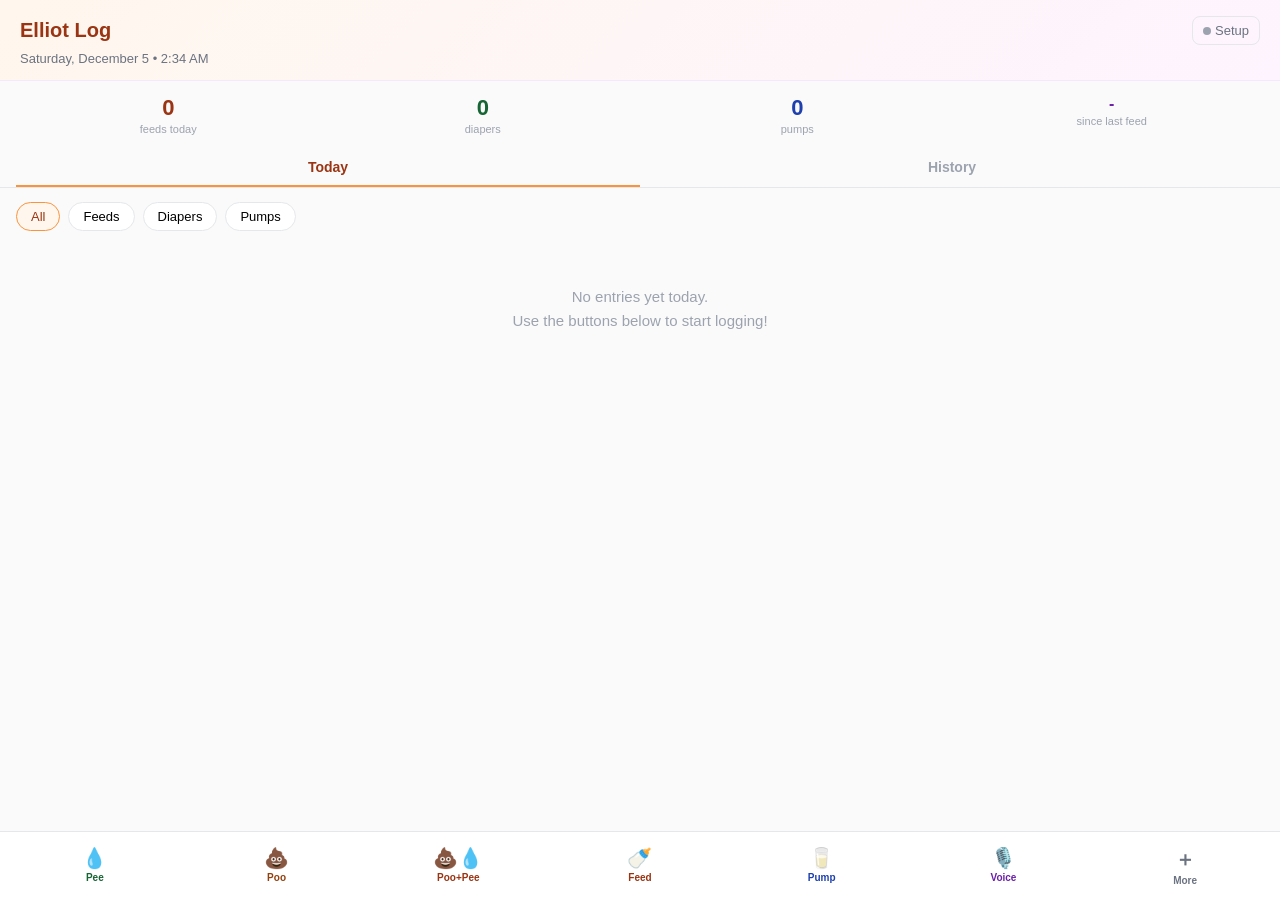
<file: index.html>
<!DOCTYPE html>
<html lang="en">
<head>
<meta charset="UTF-8">
<meta name="viewport" content="width=device-width, initial-scale=1.0, user-scalable=no, viewport-fit=cover">
<meta name="apple-mobile-web-app-capable" content="yes">
<meta name="apple-mobile-web-app-status-bar-style" content="default">
<meta name="apple-mobile-web-app-title" content="Elliot Log">
<link rel="manifest" href="manifest.json">
<meta name="theme-color" content="#FB923C">
<title>Elliot Log</title>
<link rel="stylesheet" href="style.css">
</head>
<body>

<div class="header">
  <div class="header-row">
    <h1>Elliot Log</h1>
    <button class="setup-btn" data-action="show-setup"><span class="sync-dot" id="syncDot"></span>Setup</button>
  </div>
  <div class="header-time" id="headerTime"></div>
</div>

<div class="stats-bar">
  <div class="stat"><div class="stat-val feed" id="statFeeds">-</div><div class="stat-label">feeds today</div></div>
  <div class="stat"><div class="stat-val diaper" id="statDiapers">-</div><div class="stat-label">diapers</div></div>
  <div class="stat"><div class="stat-val pump" id="statPumps">-</div><div class="stat-label">pumps</div></div>
  <div class="stat"><div class="stat-val time-since" id="statLastFeed">-</div><div class="stat-label">since last feed</div></div>
</div>

<div class="tabs">
  <button class="tab active" data-view="today" data-action="switch-tab">Today</button>
  <button class="tab" data-view="history" data-action="switch-tab">History</button>
</div>

<div class="content">
  <div class="view active" id="todayView">
    <div id="autoAddBanner"></div>
    <div class="filter-bar">
      <button class="filter-pill active" data-action="set-filter" data-filter="all">All</button>
      <button class="filter-pill" data-action="set-filter" data-filter="Feed">Feeds</button>
      <button class="filter-pill" data-action="set-filter" data-filter="Diaper">Diapers</button>
      <button class="filter-pill" data-action="set-filter" data-filter="Pump">Pumps</button>
    </div>
    <div id="todayEntries"></div>
  </div>
  <div class="view" id="historyView">
    <div id="historyEntries"></div>
  </div>
</div>

<div class="bottom-wrap">
  <div id="toast" style="display:none;background:var(--gray-900);color:white;padding:10px 24px;font-size:14px;font-weight:600;text-align:center;width:100%"></div>
  <div class="bottom-bar">
    <button class="bot-btn pee" data-action="quick-diaper" data-diaper="Pee diaper"><span class="bot-icon">💧</span>Pee</button>
    <button class="bot-btn poo" data-action="quick-diaper" data-diaper="Poo diaper"><span class="bot-icon">💩</span>Poo</button>
    <button class="bot-btn poopee" data-action="quick-diaper" data-diaper="Pee & poo diaper"><span class="bot-icon">💩💧</span>Poo+Pee</button>
    <button class="bot-btn feed" data-action="show-feed-form"><span class="bot-icon">🍼</span>Feed</button>
    <button class="bot-btn pump" data-action="show-pump-form"><span class="bot-icon">🥛</span>Pump</button>
    <button class="bot-btn voice" id="voiceBtn" data-action="start-voice"><span class="bot-icon">🎙️</span>Voice</button>
    <button class="bot-btn more" data-action="show-more-menu"><span class="bot-icon">＋</span>More</button>
  </div>
</div>

<!-- Voice Overlay -->
<div class="voice-overlay" id="voiceOverlay">
  <div class="voice-box">
    <div class="voice-mic" id="voiceMic">🎙️</div>
    <div class="voice-status" id="voiceStatus">Listening...</div>
    <div class="voice-transcript" id="voiceTranscript"></div>
    <div class="voice-parsed" id="voiceParsed">
      <div class="vp-type" id="vpType"></div>
      <div class="vp-details" id="vpDetails"></div>
    </div>
    <div class="voice-btns" id="voiceBtns">
      <button class="voice-btn cancel" data-action="cancel-voice">Cancel</button>
    </div>
  </div>
</div>

<!-- Feed Modal -->
<div class="modal-overlay" id="feedModal">
  <div class="modal">
    <h2>Log Feed</h2>
    <div class="form-row"><label>Time</label><input type="time" id="fTime"></div>
    <div class="form-row">
      <label>Side</label>
      <div class="pill-group">
        <button class="pill" data-action="pick-pill" data-group="fSide">L</button>
        <button class="pill" data-action="pick-pill" data-group="fSide">R</button>
        <button class="pill" data-action="pick-pill" data-group="fSide">L→R</button>
        <button class="pill" data-action="pick-pill" data-group="fSide">R→L</button>
        <button class="pill" data-action="pick-pill" data-group="fSide">LRL</button>
        <button class="pill" data-action="pick-pill" data-group="fSide">RLR</button>
      </div>
    </div>
    <div class="form-row">
      <label>Nipple Shield</label>
      <div class="pill-group">
        <button class="pill shield" data-action="pick-pill" data-group="fShield">None</button>
        <button class="pill shield" data-action="pick-pill" data-group="fShield">L</button>
        <button class="pill shield" data-action="pick-pill" data-group="fShield">R</button>
        <button class="pill shield" data-action="pick-pill" data-group="fShield">Both</button>
        <button class="pill shield" data-action="pick-pill" data-group="fShield">Mixed</button>
      </div>
    </div>
    <div class="form-row"><label>Amount (optional)</label><input type="text" id="fAmount" placeholder="e.g. 30ml formula"></div>
    <div class="form-row"><label>Notes</label><textarea id="fNotes" placeholder="e.g. lots of milk, very sleepy..."></textarea></div>
    <button class="submit-btn feed" id="feedSubmitBtn" data-action="submit-feed">Log Feed</button>
    <div class="cancel-link" data-action="close-modal" data-modal="feedModal">Cancel</div>
  </div>
</div>

<!-- Pump Modal -->
<div class="modal-overlay" id="pumpModal">
  <div class="modal">
    <h2>Log Pump</h2>
    <div class="form-row"><label>Time</label><input type="time" id="pTime"></div>
    <div class="form-row"><label>Amount</label><input type="text" id="pAmount" placeholder="e.g. 30ml"></div>
    <div class="form-row"><label>Notes</label><textarea id="pNotes" placeholder="e.g. mostly left, 12 min..."></textarea></div>
    <button class="submit-btn pump" id="pumpSubmitBtn" data-action="submit-pump">Log Pump</button>
    <div class="cancel-link" data-action="close-modal" data-modal="pumpModal">Cancel</div>
  </div>
</div>

<!-- More Modal -->
<div class="modal-overlay" id="moreModal">
  <div class="modal">
    <h2>More Options</h2>
    <div class="quick-diaper-options">
      <button class="qd-btn pee" data-action="quick-diaper-close" data-diaper="Pee diaper">💧 Pee</button>
      <button class="qd-btn poo" data-action="quick-diaper-close" data-diaper="Poo diaper">💩 Poo</button>
      <button class="qd-btn both" data-action="quick-diaper-close" data-diaper="Pee & poo diaper">💧💩 Both</button>
      <button class="qd-btn live" data-action="quick-diaper-close" data-diaper="Pee & poo diaper (live)">⚡ Live</button>
    </div>
    <button class="submit-btn note" data-action="show-note-form">Add Note</button>
    <div style="margin-top:14px"><button class="submit-btn" style="background:var(--gray-200);color:var(--gray-700)" data-action="refresh-data">Refresh from Sheet</button></div>
    <div class="cancel-link" data-action="close-modal" data-modal="moreModal">Cancel</div>
  </div>
</div>

<!-- Note Modal -->
<div class="modal-overlay" id="noteModal">
  <div class="modal">
    <h2>Add Note</h2>
    <div class="form-row"><label>Time</label><input type="time" id="nTime"></div>
    <div class="form-row"><label>Note</label><textarea id="nText" placeholder="Anything you want to remember..." style="height:90px"></textarea></div>
    <button class="submit-btn note" id="noteSubmitBtn" data-action="submit-note">Log Note</button>
    <div class="cancel-link" data-action="close-modal" data-modal="noteModal">Cancel</div>
  </div>
</div>

<!-- Diaper Edit Modal (Fix #5) -->
<div class="modal-overlay" id="diaperModal">
  <div class="modal">
    <h2>Edit Diaper</h2>
    <div class="form-row"><label>Time</label><input type="time" id="dTime"></div>
    <div class="form-row">
      <label>Type</label>
      <div class="pill-group" id="dTypePills">
        <button class="pill diaper-type" data-action="pick-diaper-pill" data-value="Pee diaper">💧 Pee</button>
        <button class="pill diaper-type" data-action="pick-diaper-pill" data-value="Poo diaper">💩 Poo</button>
        <button class="pill diaper-type" data-action="pick-diaper-pill" data-value="Pee & poo diaper">💧💩 Both</button>
      </div>
    </div>
    <div class="form-row"><label>Notes</label><textarea id="dNotes" placeholder="e.g. green, runny..."></textarea></div>
    <button class="submit-btn diaper" id="diaperSubmitBtn" data-action="submit-diaper">Update Diaper</button>
    <div class="cancel-link" data-action="close-modal" data-modal="diaperModal">Cancel</div>
  </div>
</div>

<!-- Setup Modal -->
<div class="modal-overlay" id="setupModal">
  <div class="modal setup-modal">
    <h2>Setup</h2>
    <p style="font-size:13px;color:var(--gray-500);margin-bottom:8px">Paste your Google Apps Script Web App URL:</p>
    <input type="text" id="scriptUrl" placeholder="https://script.google.com/macros/s/.../exec">
    <button class="save-btn" data-action="save-setup">Save & Test Connection</button>
    <div id="setupStatus"></div>
    <div style="margin-top:20px;padding-top:16px;border-top:1px solid var(--gray-200)">
      <p style="font-size:12px;color:var(--gray-400)">Dictation URL for Claude skill:</p>
      <p style="font-size:11px;color:var(--gray-500);font-family:monospace;word-break:break-all;margin-top:4px" id="appBaseUrl"></p>
    </div>
    <div class="cancel-link" data-action="close-modal" data-modal="setupModal">Close</div>
  </div>
</div>

<!-- Delete Confirm Overlay -->
<div id="deleteConfirm" style="display:none"></div>

<script src="app.js"></script>
</body>
</html>
</file>
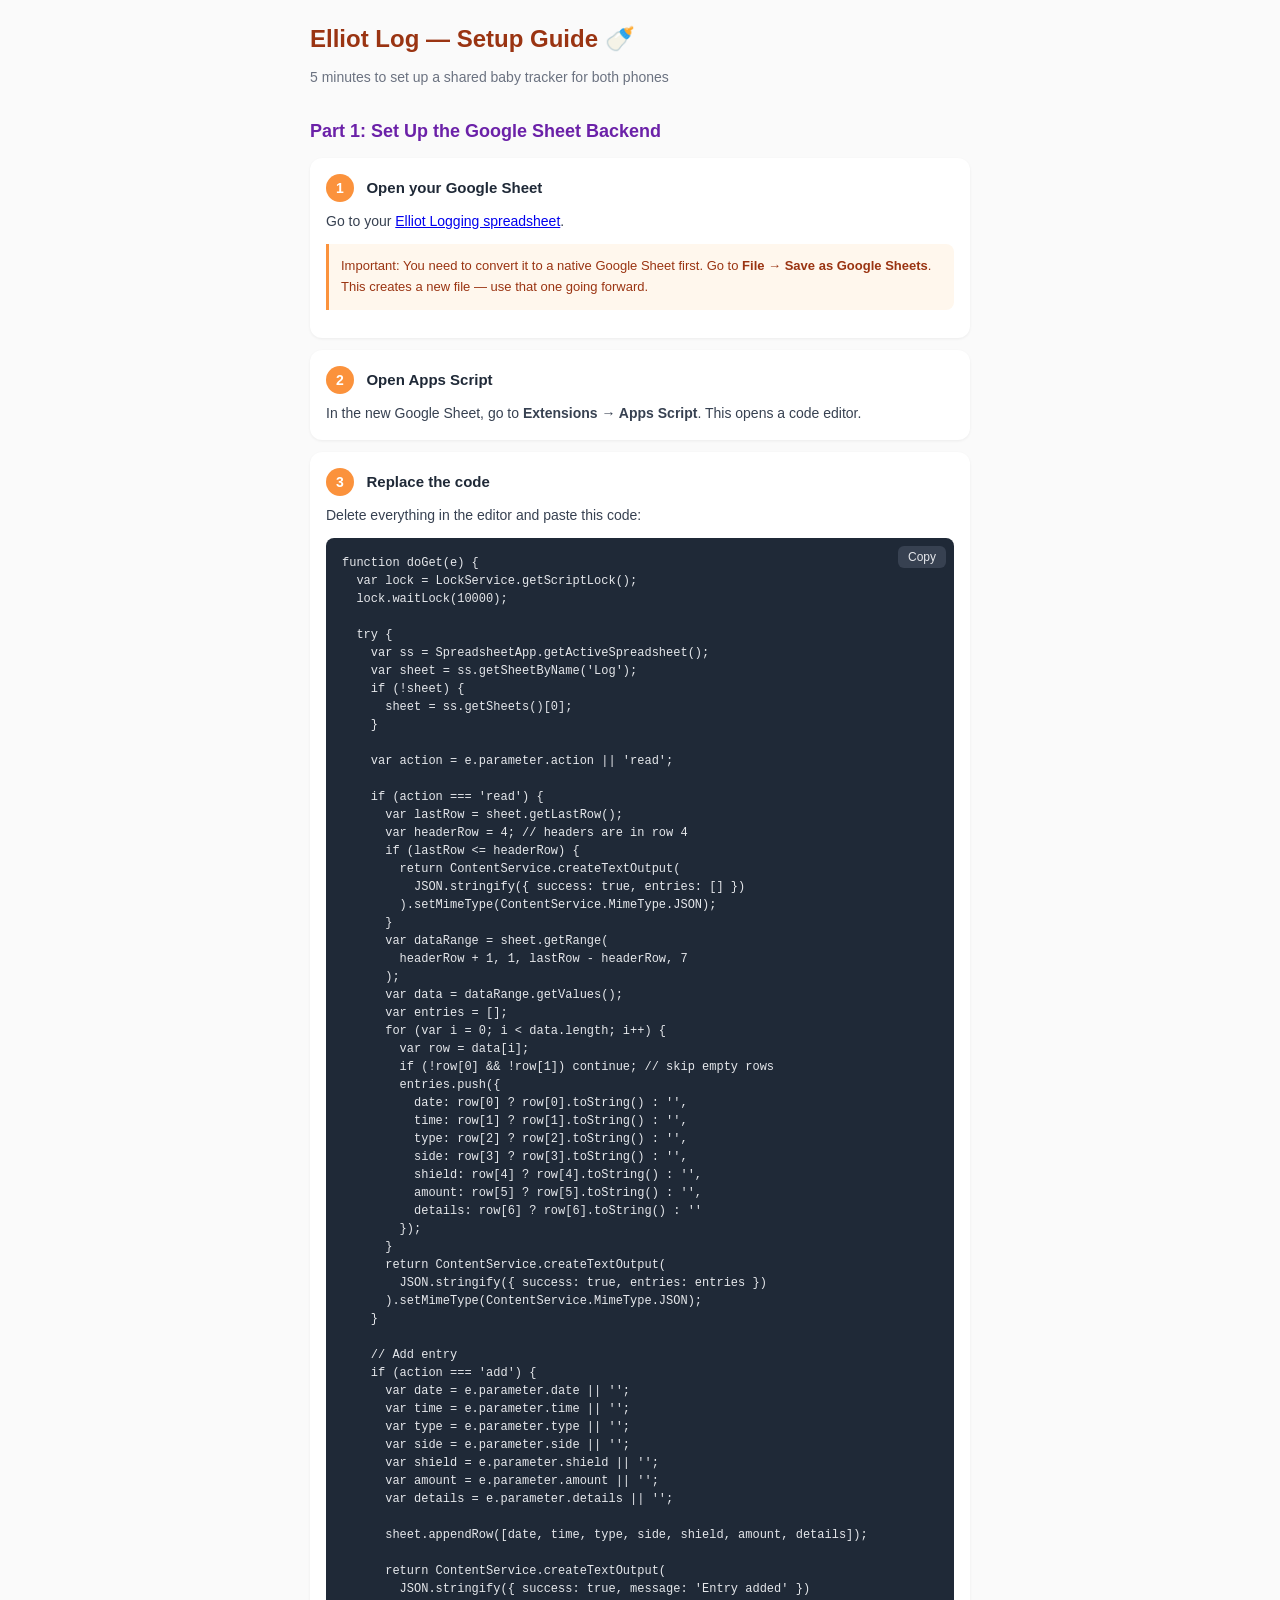
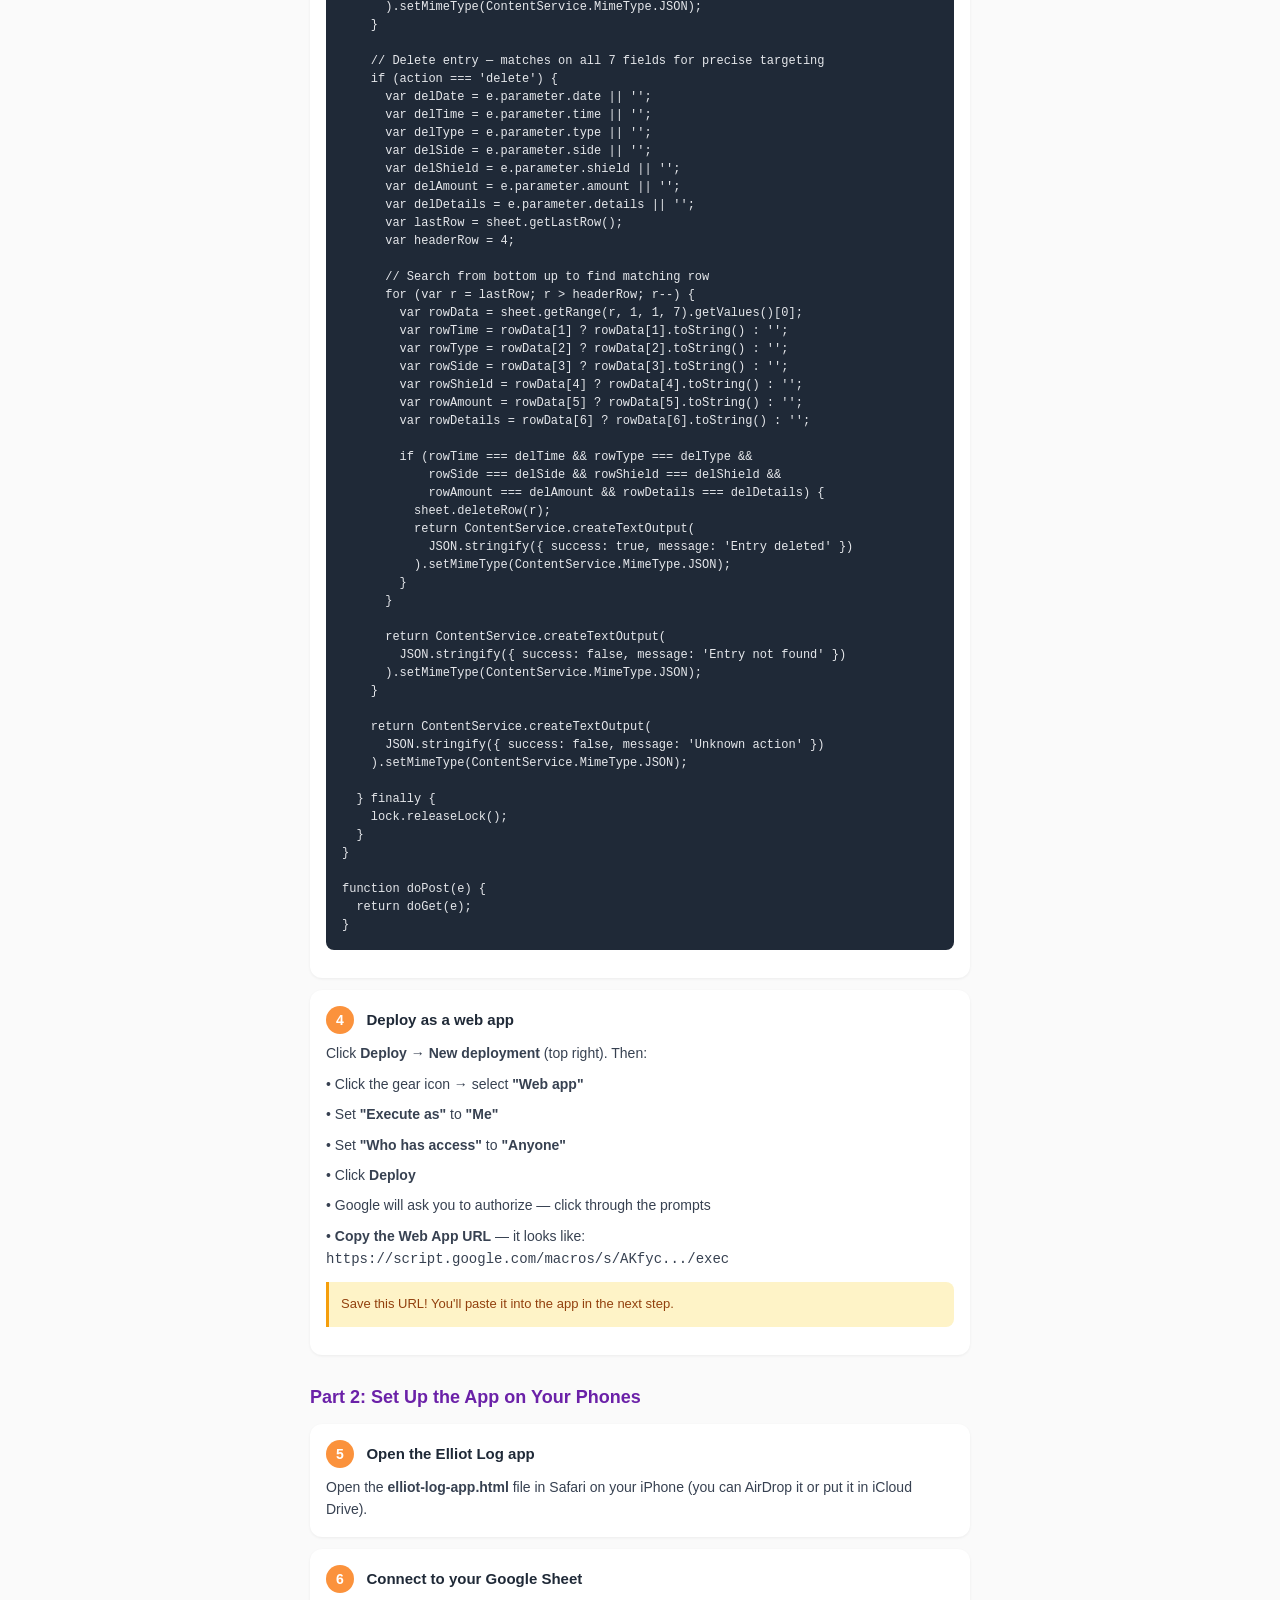
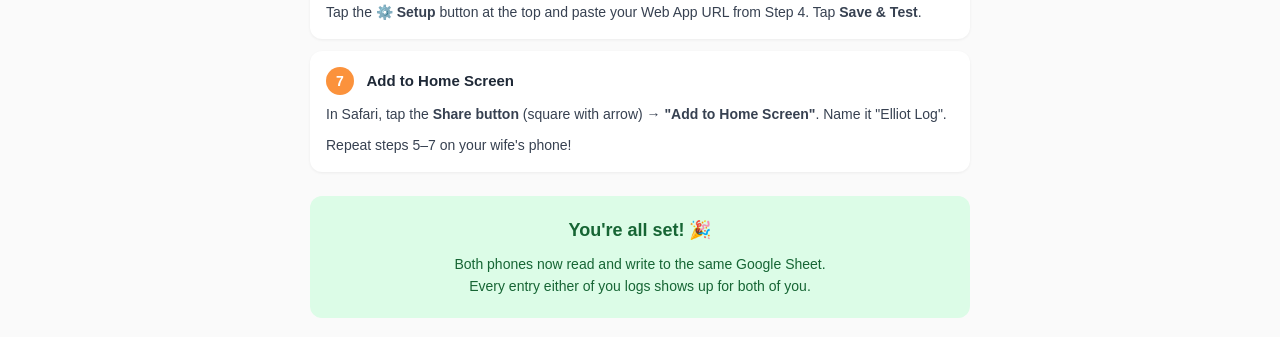
<file: setup-instructions.html>
<!DOCTYPE html>
<html lang="en">
<head>
<meta charset="UTF-8">
<meta name="viewport" content="width=device-width, initial-scale=1.0">
<title>Elliot Log — Setup Guide</title>
<style>
* { box-sizing: border-box; margin: 0; padding: 0; }
body { font-family: -apple-system, BlinkMacSystemFont, 'Segoe UI', Roboto, sans-serif; background: #FAFAFA; color: #1F2937; line-height: 1.6; padding: 20px; max-width: 700px; margin: 0 auto; }
h1 { font-size: 24px; color: #9A3412; margin-bottom: 8px; }
h2 { font-size: 18px; color: #6B21A8; margin: 28px 0 12px; }
.subtitle { color: #6B7280; font-size: 14px; margin-bottom: 24px; }
.step { background: white; border-radius: 12px; padding: 16px; margin-bottom: 12px; box-shadow: 0 1px 3px rgba(0,0,0,0.06); }
.step-num { display: inline-block; background: #FB923C; color: white; width: 28px; height: 28px; border-radius: 50%; text-align: center; line-height: 28px; font-weight: 700; font-size: 14px; margin-right: 8px; }
.step-title { font-weight: 700; font-size: 15px; display: inline; }
.step p { margin-top: 8px; font-size: 14px; color: #374151; }
.code-block { background: #1F2937; color: #E5E7EB; border-radius: 8px; padding: 16px; margin: 12px 0; font-family: 'SF Mono', Monaco, Menlo, monospace; font-size: 12px; overflow-x: auto; white-space: pre; line-height: 1.5; position: relative; }
.copy-code { position: absolute; top: 8px; right: 8px; background: #374151; color: #E5E7EB; border: none; border-radius: 6px; padding: 4px 10px; font-size: 12px; cursor: pointer; }
.copy-code:active { background: #4B5563; }
.note { background: #FFF7ED; border-left: 3px solid #FB923C; padding: 12px; border-radius: 0 8px 8px 0; margin: 12px 0; font-size: 13px; color: #9A3412; }
.warning { background: #FEF3C7; border-left: 3px solid #F59E0B; padding: 12px; border-radius: 0 8px 8px 0; margin: 12px 0; font-size: 13px; color: #92400E; }
.done-box { background: #DCFCE7; border-radius: 12px; padding: 20px; text-align: center; margin-top: 24px; }
.done-box h3 { color: #166534; font-size: 18px; margin-bottom: 8px; }
.done-box p { color: #166534; font-size: 14px; }
</style>
</head>
<body>

<h1>Elliot Log — Setup Guide 🍼</h1>
<p class="subtitle">5 minutes to set up a shared baby tracker for both phones</p>

<h2>Part 1: Set Up the Google Sheet Backend</h2>

<div class="step">
  <span class="step-num">1</span>
  <span class="step-title">Open your Google Sheet</span>
  <p>Go to your <a href="https://docs.google.com/spreadsheets/d/1aBnpagBJnNRRipeKHGcP06-k9fsgOO2_/edit" target="_blank">Elliot Logging spreadsheet</a>.</p>
  <div class="note">Important: You need to convert it to a native Google Sheet first. Go to <strong>File → Save as Google Sheets</strong>. This creates a new file — use that one going forward.</div>
</div>

<div class="step">
  <span class="step-num">2</span>
  <span class="step-title">Open Apps Script</span>
  <p>In the new Google Sheet, go to <strong>Extensions → Apps Script</strong>. This opens a code editor.</p>
</div>

<div class="step">
  <span class="step-num">3</span>
  <span class="step-title">Replace the code</span>
  <p>Delete everything in the editor and paste this code:</p>
  <div class="code-block" id="appsScript"><button class="copy-code" onclick="copyCode()">Copy</button>function doGet(e) {
  var lock = LockService.getScriptLock();
  lock.waitLock(10000);

  try {
    var ss = SpreadsheetApp.getActiveSpreadsheet();
    var sheet = ss.getSheetByName('Log');
    if (!sheet) {
      sheet = ss.getSheets()[0];
    }

    var action = e.parameter.action || 'read';

    if (action === 'read') {
      var lastRow = sheet.getLastRow();
      var headerRow = 4; // headers are in row 4
      if (lastRow <= headerRow) {
        return ContentService.createTextOutput(
          JSON.stringify({ success: true, entries: [] })
        ).setMimeType(ContentService.MimeType.JSON);
      }
      var dataRange = sheet.getRange(
        headerRow + 1, 1, lastRow - headerRow, 7
      );
      var data = dataRange.getValues();
      var entries = [];
      for (var i = 0; i < data.length; i++) {
        var row = data[i];
        if (!row[0] && !row[1]) continue; // skip empty rows
        entries.push({
          date: row[0] ? row[0].toString() : '',
          time: row[1] ? row[1].toString() : '',
          type: row[2] ? row[2].toString() : '',
          side: row[3] ? row[3].toString() : '',
          shield: row[4] ? row[4].toString() : '',
          amount: row[5] ? row[5].toString() : '',
          details: row[6] ? row[6].toString() : ''
        });
      }
      return ContentService.createTextOutput(
        JSON.stringify({ success: true, entries: entries })
      ).setMimeType(ContentService.MimeType.JSON);
    }

    // Add entry
    if (action === 'add') {
      var date = e.parameter.date || '';
      var time = e.parameter.time || '';
      var type = e.parameter.type || '';
      var side = e.parameter.side || '';
      var shield = e.parameter.shield || '';
      var amount = e.parameter.amount || '';
      var details = e.parameter.details || '';

      sheet.appendRow([date, time, type, side, shield, amount, details]);

      return ContentService.createTextOutput(
        JSON.stringify({ success: true, message: 'Entry added' })
      ).setMimeType(ContentService.MimeType.JSON);
    }

    // Delete entry — matches on all 7 fields for precise targeting
    if (action === 'delete') {
      var delDate = e.parameter.date || '';
      var delTime = e.parameter.time || '';
      var delType = e.parameter.type || '';
      var delSide = e.parameter.side || '';
      var delShield = e.parameter.shield || '';
      var delAmount = e.parameter.amount || '';
      var delDetails = e.parameter.details || '';
      var lastRow = sheet.getLastRow();
      var headerRow = 4;

      // Search from bottom up to find matching row
      for (var r = lastRow; r > headerRow; r--) {
        var rowData = sheet.getRange(r, 1, 1, 7).getValues()[0];
        var rowTime = rowData[1] ? rowData[1].toString() : '';
        var rowType = rowData[2] ? rowData[2].toString() : '';
        var rowSide = rowData[3] ? rowData[3].toString() : '';
        var rowShield = rowData[4] ? rowData[4].toString() : '';
        var rowAmount = rowData[5] ? rowData[5].toString() : '';
        var rowDetails = rowData[6] ? rowData[6].toString() : '';

        if (rowTime === delTime && rowType === delType &&
            rowSide === delSide && rowShield === delShield &&
            rowAmount === delAmount && rowDetails === delDetails) {
          sheet.deleteRow(r);
          return ContentService.createTextOutput(
            JSON.stringify({ success: true, message: 'Entry deleted' })
          ).setMimeType(ContentService.MimeType.JSON);
        }
      }

      return ContentService.createTextOutput(
        JSON.stringify({ success: false, message: 'Entry not found' })
      ).setMimeType(ContentService.MimeType.JSON);
    }

    return ContentService.createTextOutput(
      JSON.stringify({ success: false, message: 'Unknown action' })
    ).setMimeType(ContentService.MimeType.JSON);

  } finally {
    lock.releaseLock();
  }
}

function doPost(e) {
  return doGet(e);
}</div>
</div>

<div class="step">
  <span class="step-num">4</span>
  <span class="step-title">Deploy as a web app</span>
  <p>Click <strong>Deploy → New deployment</strong> (top right). Then:</p>
  <p>• Click the gear icon → select <strong>"Web app"</strong></p>
  <p>• Set <strong>"Execute as"</strong> to <strong>"Me"</strong></p>
  <p>• Set <strong>"Who has access"</strong> to <strong>"Anyone"</strong></p>
  <p>• Click <strong>Deploy</strong></p>
  <p>• Google will ask you to authorize — click through the prompts</p>
  <p>• <strong>Copy the Web App URL</strong> — it looks like:<br><code>https://script.google.com/macros/s/AKfyc.../exec</code></p>
  <div class="warning">Save this URL! You'll paste it into the app in the next step.</div>
</div>

<h2>Part 2: Set Up the App on Your Phones</h2>

<div class="step">
  <span class="step-num">5</span>
  <span class="step-title">Open the Elliot Log app</span>
  <p>Open the <strong>elliot-log-app.html</strong> file in Safari on your iPhone (you can AirDrop it or put it in iCloud Drive).</p>
</div>

<div class="step">
  <span class="step-num">6</span>
  <span class="step-title">Connect to your Google Sheet</span>
  <p>Tap the <strong>⚙️ Setup</strong> button at the top and paste your Web App URL from Step 4. Tap <strong>Save & Test</strong>.</p>
</div>

<div class="step">
  <span class="step-num">7</span>
  <span class="step-title">Add to Home Screen</span>
  <p>In Safari, tap the <strong>Share button</strong> (square with arrow) → <strong>"Add to Home Screen"</strong>. Name it "Elliot Log".</p>
  <p>Repeat steps 5–7 on your wife's phone!</p>
</div>

<div class="done-box">
  <h3>You're all set! 🎉</h3>
  <p>Both phones now read and write to the same Google Sheet.<br>Every entry either of you logs shows up for both of you.</p>
</div>

<script>
function copyCode() {
  var code = document.getElementById('appsScript').textContent.replace('Copy', '').trim();
  if (navigator.clipboard) {
    navigator.clipboard.writeText(code);
  } else {
    var ta = document.createElement('textarea');
    ta.value = code;
    document.body.appendChild(ta);
    ta.select();
    document.execCommand('copy');
    document.body.removeChild(ta);
  }
  var btn = document.querySelector('.copy-code');
  btn.textContent = 'Copied!';
  setTimeout(function() { btn.textContent = 'Copy'; }, 2000);
}
</script>
</body>
</html>
</file>
<file: style.css>
:root { --orange: #FB923C; --orange-dark: #9A3412; --orange-light: #FFF7ED; --green: #4ADE80; --green-dark: #166534; --green-light: #F0FDF4; --blue: #60A5FA; --blue-dark: #1E40AF; --blue-light: #EFF6FF; --purple: #C084FC; --purple-dark: #6B21A8; --purple-light: #FDF4FF; --gray-50: #F9FAFB; --gray-100: #F3F4F6; --gray-200: #E5E7EB; --gray-400: #9CA3AF; --gray-500: #6B7280; --gray-700: #374151; --gray-900: #111827; }
* { box-sizing: border-box; margin: 0; padding: 0; -webkit-tap-highlight-color: transparent; }
html { height: 100%; }
body {
  font-family: -apple-system, BlinkMacSystemFont, 'Segoe UI', Roboto, sans-serif;
  background: #FAFAFA;
  color: var(--gray-900);
  min-height: 100%;
  padding-bottom: calc(80px + env(safe-area-inset-bottom, 20px));
  -webkit-overflow-scrolling: touch;
}

/* ===== HEADER ===== */
.header {
  background: linear-gradient(135deg, var(--orange-light) 0%, var(--purple-light) 100%);
  padding: calc(env(safe-area-inset-top, 16px) + 16px) 20px 14px;
  border-bottom: 1px solid #F3E8FF;
  position: sticky; top: 0; z-index: 20;
}
.header-row { display: flex; justify-content: space-between; align-items: center; }
.header h1 { font-size: 20px; color: var(--orange-dark); }
.setup-btn { background: none; border: 1px solid var(--gray-200); border-radius: 8px; padding: 6px 10px; font-size: 13px; color: var(--gray-500); cursor: pointer; }
.header-time { font-size: 13px; color: var(--gray-500); margin-top: 6px; }

/* ===== STATS BAR ===== */
.stats-bar { display: grid; grid-template-columns: repeat(4, 1fr); gap: 10px; padding: 14px 16px; }
.stat { text-align: center; }
.stat-val { font-size: 22px; font-weight: 700; }
.stat-val.feed { color: var(--orange-dark); }
.stat-val.diaper { color: var(--green-dark); }
.stat-val.pump { color: var(--blue-dark); }
.stat-val.time-since { color: var(--purple-dark); font-size: 16px; }
.stat-label { font-size: 11px; color: var(--gray-400); margin-top: 2px; }

/* ===== TABS ===== */
.tabs { display: flex; border-bottom: 1px solid var(--gray-200); padding: 0 16px; }
.tab { flex: 1; padding: 10px; text-align: center; font-size: 14px; font-weight: 600; color: var(--gray-400); background: none; border: none; border-bottom: 2px solid transparent; cursor: pointer; }
.tab.active { color: var(--orange-dark); border-bottom-color: var(--orange); }

/* ===== CONTENT ===== */
.content { padding: 0 16px; }
.view { display: none; }
.view.active { display: block; }

/* ===== FILTER BAR ===== */
.filter-bar { display: flex; gap: 8px; padding: 14px 0; overflow-x: auto; }
.filter-pill { padding: 6px 14px; border-radius: 20px; border: 1.5px solid var(--gray-200); background: white; font-size: 13px; font-weight: 500; cursor: pointer; white-space: nowrap; }
.filter-pill.active { background: var(--orange-light); border-color: var(--orange); color: var(--orange-dark); }

/* ===== ENTRIES ===== */
.entry-wrapper { margin-bottom: 6px; }
.entry {
  display: flex; align-items: center; gap: 10px;
  background: white; border-radius: 12px; padding: 12px 14px;
  box-shadow: 0 1px 3px rgba(0,0,0,0.04);
  cursor: pointer;
  transition: background 0.15s;
}
.entry:active { background: var(--gray-50); }
.e-emoji { font-size: 18px; flex-shrink: 0; }
.e-time { font-size: 13px; color: var(--gray-500); min-width: 70px; flex-shrink: 0; }
.e-detail { flex: 1; font-size: 14px; line-height: 1.4; }
.e-delete-btn { background: none; border: none; color: var(--gray-400); font-size: 20px; cursor: pointer; padding: 4px 8px; flex-shrink: 0; }
.e-delete-btn:hover { color: #EF4444; }

/* Pending sync indicator */
.pending-dot { color: var(--orange); font-size: 8px; vertical-align: middle; margin-left: 4px; }

/* ===== DAY GROUPS (History) ===== */
.day-group { margin-bottom: 16px; }
.day-header { display: flex; justify-content: space-between; align-items: center; padding: 12px 0 8px; cursor: pointer; }
.day-header h3 { font-size: 15px; color: var(--gray-700); }
.day-meta { font-size: 12px; color: var(--gray-400); }
.day-summary { display: flex; gap: 8px; flex-wrap: wrap; margin-bottom: 10px; }
.day-badge { font-size: 12px; padding: 4px 10px; border-radius: 12px; font-weight: 500; }
.day-badge.feed { background: var(--orange-light); color: var(--orange-dark); }
.day-badge.diaper { background: var(--green-light); color: var(--green-dark); }
.day-badge.pump { background: var(--blue-light); color: var(--blue-dark); }

/* ===== BOTTOM BAR ===== */
.bottom-wrap { position: fixed; bottom: 0; left: 0; right: 0; z-index: 30; }
.bottom-bar {
  display: grid; grid-template-columns: repeat(7, 1fr);
  background: white; border-top: 1px solid var(--gray-200);
  padding: 6px 4px calc(6px + env(safe-area-inset-bottom, 8px));
}
.bot-btn {
  display: flex; flex-direction: column; align-items: center; gap: 2px;
  background: none; border: none; padding: 8px 2px;
  font-size: 10px; font-weight: 600; cursor: pointer; color: var(--gray-700);
}
.bot-btn:active { transform: scale(0.93); }
.bot-icon { font-size: 20px; }
.bot-btn.pee { color: #166534; }
.bot-btn.poo { color: #92400E; }
.bot-btn.poopee { color: #9A3412; }
.bot-btn.feed { color: var(--orange-dark); }
.bot-btn.pump { color: var(--blue-dark); }
.bot-btn.voice { color: var(--purple-dark); }
.bot-btn.more { color: var(--gray-500); }

/* ===== VOICE OVERLAY ===== */
.voice-overlay {
  display: none; position: fixed; inset: 0;
  background: rgba(0,0,0,0.7); z-index: 100;
  align-items: center; justify-content: center; padding: 20px;
}
.voice-overlay.show { display: flex; }
.voice-box {
  background: white; border-radius: 24px; padding: 32px 24px;
  width: 100%; max-width: 360px; text-align: center;
}
.voice-mic { font-size: 48px; margin-bottom: 16px; }
.voice-mic.listening { animation: voicePulse 1.5s infinite; }
@keyframes voicePulse { 0%,100%{transform:scale(1)} 50%{transform:scale(1.15)} }
.voice-status { font-size: 16px; font-weight: 600; color: var(--gray-700); margin-bottom: 12px; }
.voice-transcript { font-size: 14px; color: var(--gray-500); min-height: 24px; margin-bottom: 12px; font-style: italic; }
.voice-parsed { display: none; background: var(--green-light); border-radius: 12px; padding: 14px; margin-bottom: 16px; text-align: left; }
.voice-parsed .vp-type { font-weight: 700; font-size: 15px; margin-bottom: 4px; }
.voice-parsed .vp-details { font-size: 13px; color: var(--gray-500); }
.voice-btns { display: flex; gap: 10px; }
.voice-btn {
  flex: 1; padding: 14px; border-radius: 12px; border: none;
  font-size: 15px; font-weight: 600; cursor: pointer;
}
.voice-btn.cancel { background: var(--gray-100); color: var(--gray-700); }
.voice-btn.confirm { background: var(--green); color: var(--green-dark); }
.voice-btn.retry { background: var(--orange-light); color: var(--orange-dark); }

/* Voice not supported fallback */
.voice-fallback {
  background: var(--orange-light); border-radius: 12px; padding: 14px;
  margin-bottom: 16px; font-size: 13px; color: var(--orange-dark); text-align: left;
}

/* ===== MODALS ===== */
.modal-overlay { display: none; position: fixed; inset: 0; background: rgba(0,0,0,0.4); z-index: 50; align-items: flex-end; justify-content: center; }
.modal-overlay.show { display: flex; }
.modal {
  background: white; border-radius: 20px 20px 0 0;
  padding: 24px 20px calc(24px + env(safe-area-inset-bottom, 16px));
  width: 100%; max-width: 500px; max-height: 85vh; overflow-y: auto;
}
.modal h2 { font-size: 18px; margin-bottom: 16px; display: flex; align-items: center; gap: 8px; }

.form-row { margin-bottom: 14px; }
.form-row label { display: block; font-size: 12px; font-weight: 600; color: var(--gray-500); margin-bottom: 6px; }
.form-row input, .form-row select, .form-row textarea {
  width: 100%; padding: 12px 14px; border-radius: 12px;
  border: 1.5px solid var(--gray-200); font-size: 16px;
  font-family: inherit; background: var(--gray-50);
}
.form-row input:focus, .form-row select:focus, .form-row textarea:focus { outline: none; border-color: var(--orange); background: white; }
.form-row textarea { resize: none; height: 70px; }

.pill-group { display: flex; gap: 8px; flex-wrap: wrap; }
.pill {
  padding: 10px 16px; border-radius: 22px;
  border: 1.5px solid var(--gray-200); background: white;
  font-size: 14px; font-weight: 500; cursor: pointer;
}
.pill.selected { border-color: var(--orange); background: var(--orange-light); color: var(--orange-dark); font-weight: 600; }
.pill.shield.selected { border-color: var(--purple); background: var(--purple-light); color: var(--purple-dark); }
.pill.diaper-type.selected { border-color: var(--green); background: var(--green-light); color: var(--green-dark); }

.submit-btn {
  width: 100%; padding: 16px; border-radius: 14px; border: none;
  font-size: 16px; font-weight: 700; color: white; cursor: pointer; margin-top: 10px;
}
.submit-btn.feed { background: var(--orange); }
.submit-btn.pump { background: var(--blue); }
.submit-btn.diaper { background: var(--green); color: var(--green-dark); }
.submit-btn.note { background: var(--purple); }
.cancel-link { display: block; text-align: center; padding: 14px; color: var(--gray-400); font-size: 15px; cursor: pointer; }

.setup-modal input { width: 100%; padding: 12px; border-radius: 10px; border: 1.5px solid var(--gray-200); font-size: 14px; font-family: monospace; margin: 8px 0; }
.setup-modal .save-btn { width: 100%; padding: 14px; border-radius: 12px; border: none; background: var(--orange); color: white; font-size: 15px; font-weight: 700; cursor: pointer; margin-top: 8px; }
.status-msg { padding: 10px; border-radius: 10px; font-size: 13px; margin-top: 10px; text-align: center; }
.status-msg.ok { background: var(--green-light); color: var(--green-dark); }
.status-msg.err { background: #FEE2E2; color: #991B1B; }
.status-msg.loading { background: var(--orange-light); color: var(--orange-dark); }

.sync-dot { width: 8px; height: 8px; border-radius: 50%; display: inline-block; margin-right: 4px; }
.sync-dot.connected { background: var(--green); }
.sync-dot.offline { background: var(--gray-400); }
.sync-dot.syncing { background: var(--orange); animation: pulse 1s infinite; }
@keyframes pulse { 0%,100%{opacity:1} 50%{opacity:0.4} }

.empty { text-align: center; padding: 40px 20px; color: var(--gray-400); font-size: 15px; line-height: 1.6; }

.quick-diaper-options { display: grid; grid-template-columns: 1fr 1fr; gap: 12px; margin: 14px 0; }
.qd-btn { padding: 18px; border-radius: 14px; border: none; font-size: 16px; font-weight: 600; cursor: pointer; text-align: center; }
.qd-btn:active { transform: scale(0.97); }
.qd-btn.pee { background: #DCFCE7; color: #166534; }
.qd-btn.poo { background: #FEF3C7; color: #92400E; }
.qd-btn.both { background: #E0F2FE; color: #0C4A6E; }
.qd-btn.live { background: #FCE7F3; color: #9D174D; }

/* Delete confirmation */
.delete-confirm {
  position: fixed; inset: 0; background: rgba(0,0,0,0.5);
  display: flex; align-items: center; justify-content: center;
  z-index: 60; padding: 20px;
}
.delete-confirm-box {
  background: white; border-radius: 16px; padding: 24px;
  max-width: 320px; width: 100%; text-align: center;
  box-shadow: 0 8px 24px rgba(0,0,0,0.15);
}
.delete-confirm-box h3 { font-size: 17px; margin-bottom: 8px; }
.delete-confirm-box p { font-size: 14px; color: var(--gray-500); margin-bottom: 20px; line-height: 1.4; }
.delete-confirm-box .dc-btns { display: flex; gap: 10px; }
.delete-confirm-box .dc-btn {
  flex: 1; padding: 12px; border-radius: 10px; border: none;
  font-size: 15px; font-weight: 600; cursor: pointer;
}
.dc-btn.cancel { background: var(--gray-100); color: var(--gray-700); }
.dc-btn.confirm { background: #EF4444; color: white; }

/* Auto-add banner */
.auto-add-banner {
  background: linear-gradient(135deg, #DCFCE7, #E0F2FE);
  padding: 18px; margin: 14px 0; border-radius: 14px;
  text-align: center; animation: fadeIn 0.3s ease;
}
.auto-add-banner h3 { font-size: 16px; color: var(--green-dark); margin-bottom: 4px; }
.auto-add-banner p { font-size: 13px; color: var(--gray-700); }
@keyframes fadeIn { from{opacity:0;transform:translateY(10px)} to{opacity:1;transform:translateY(0)} }
</file>
